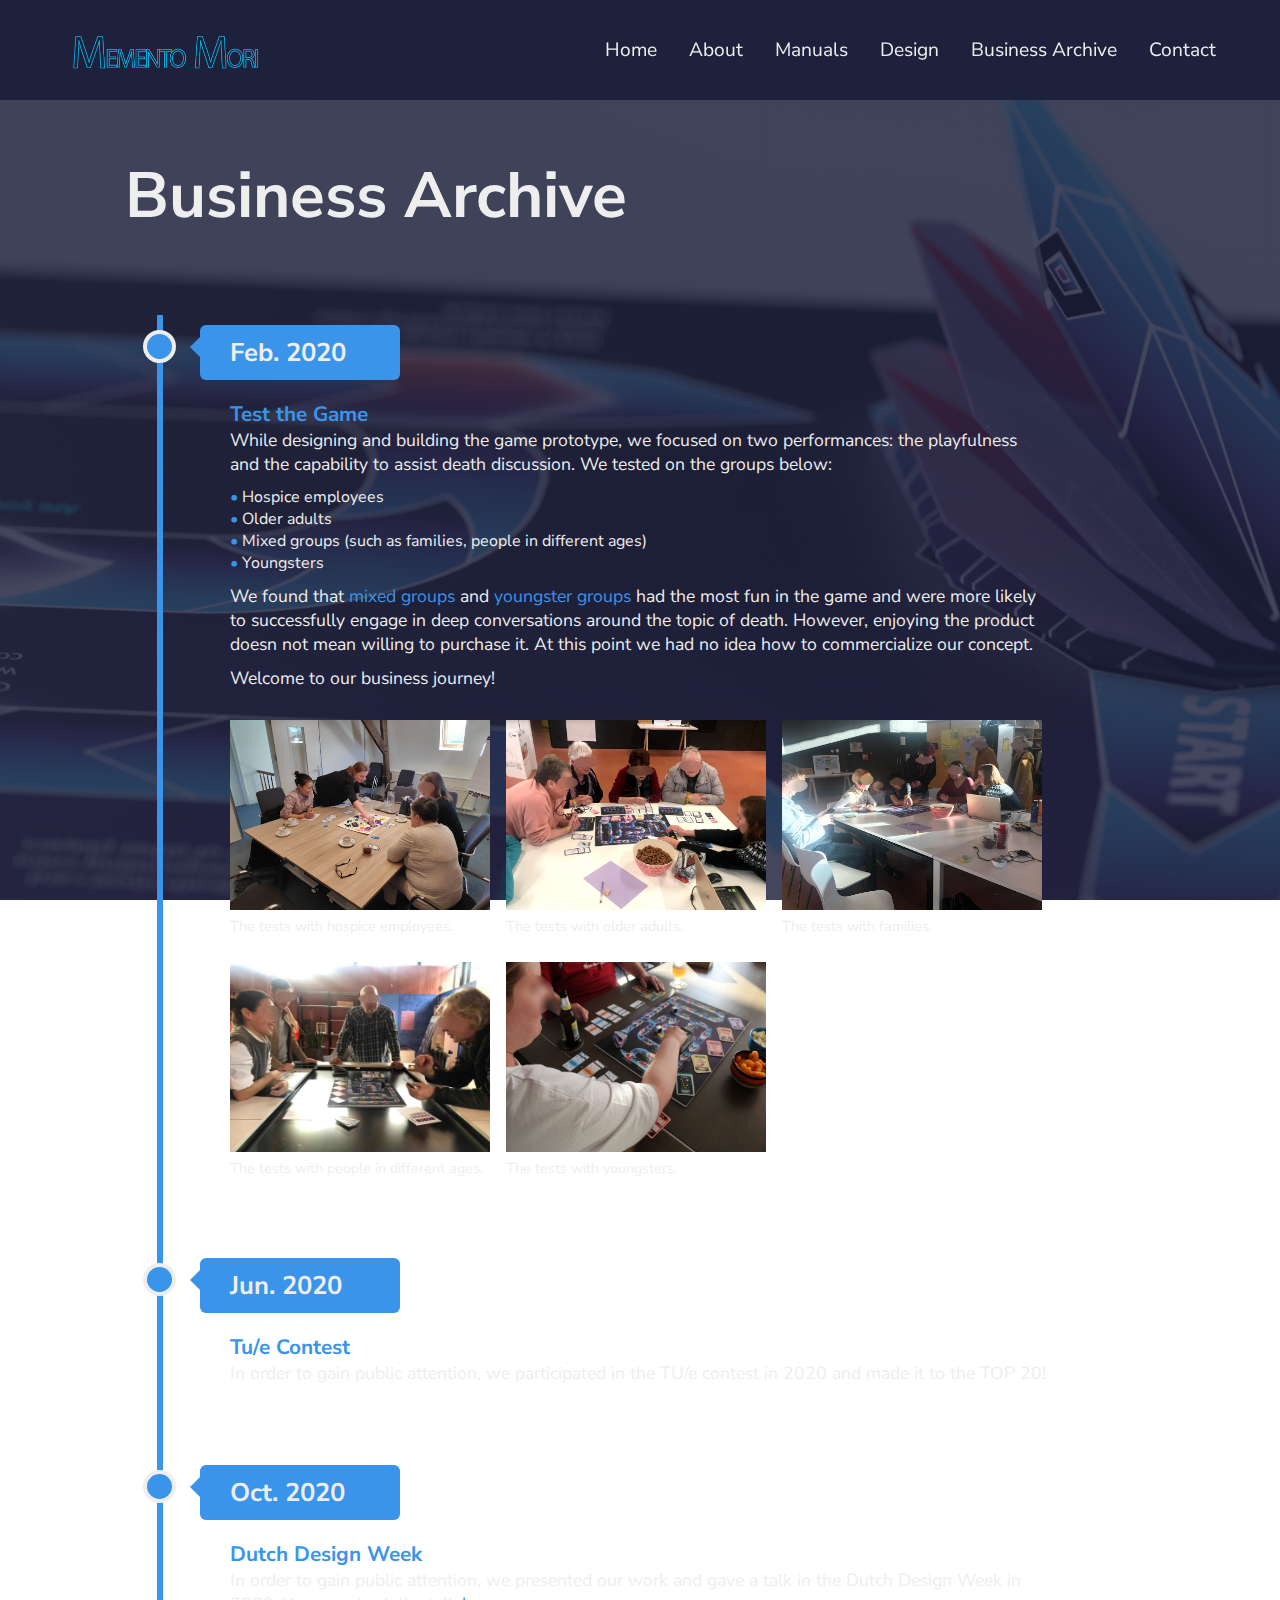
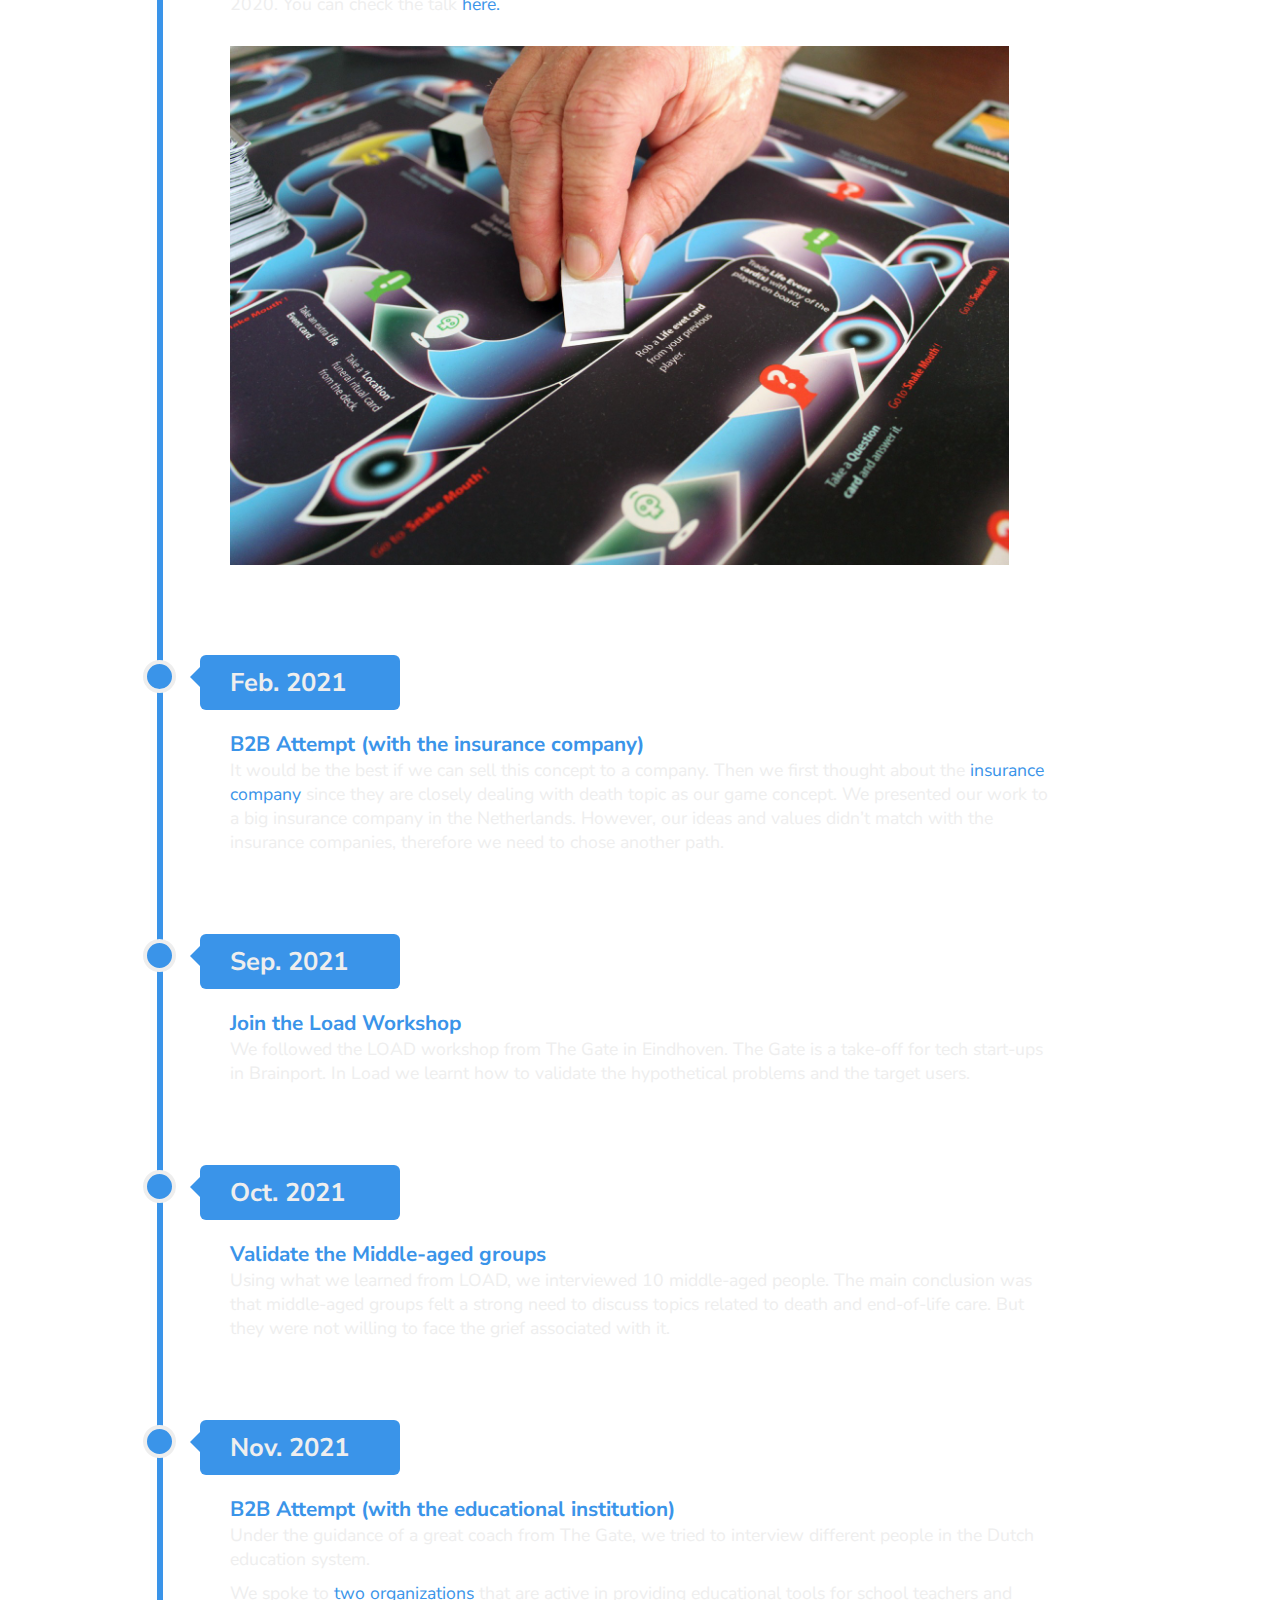
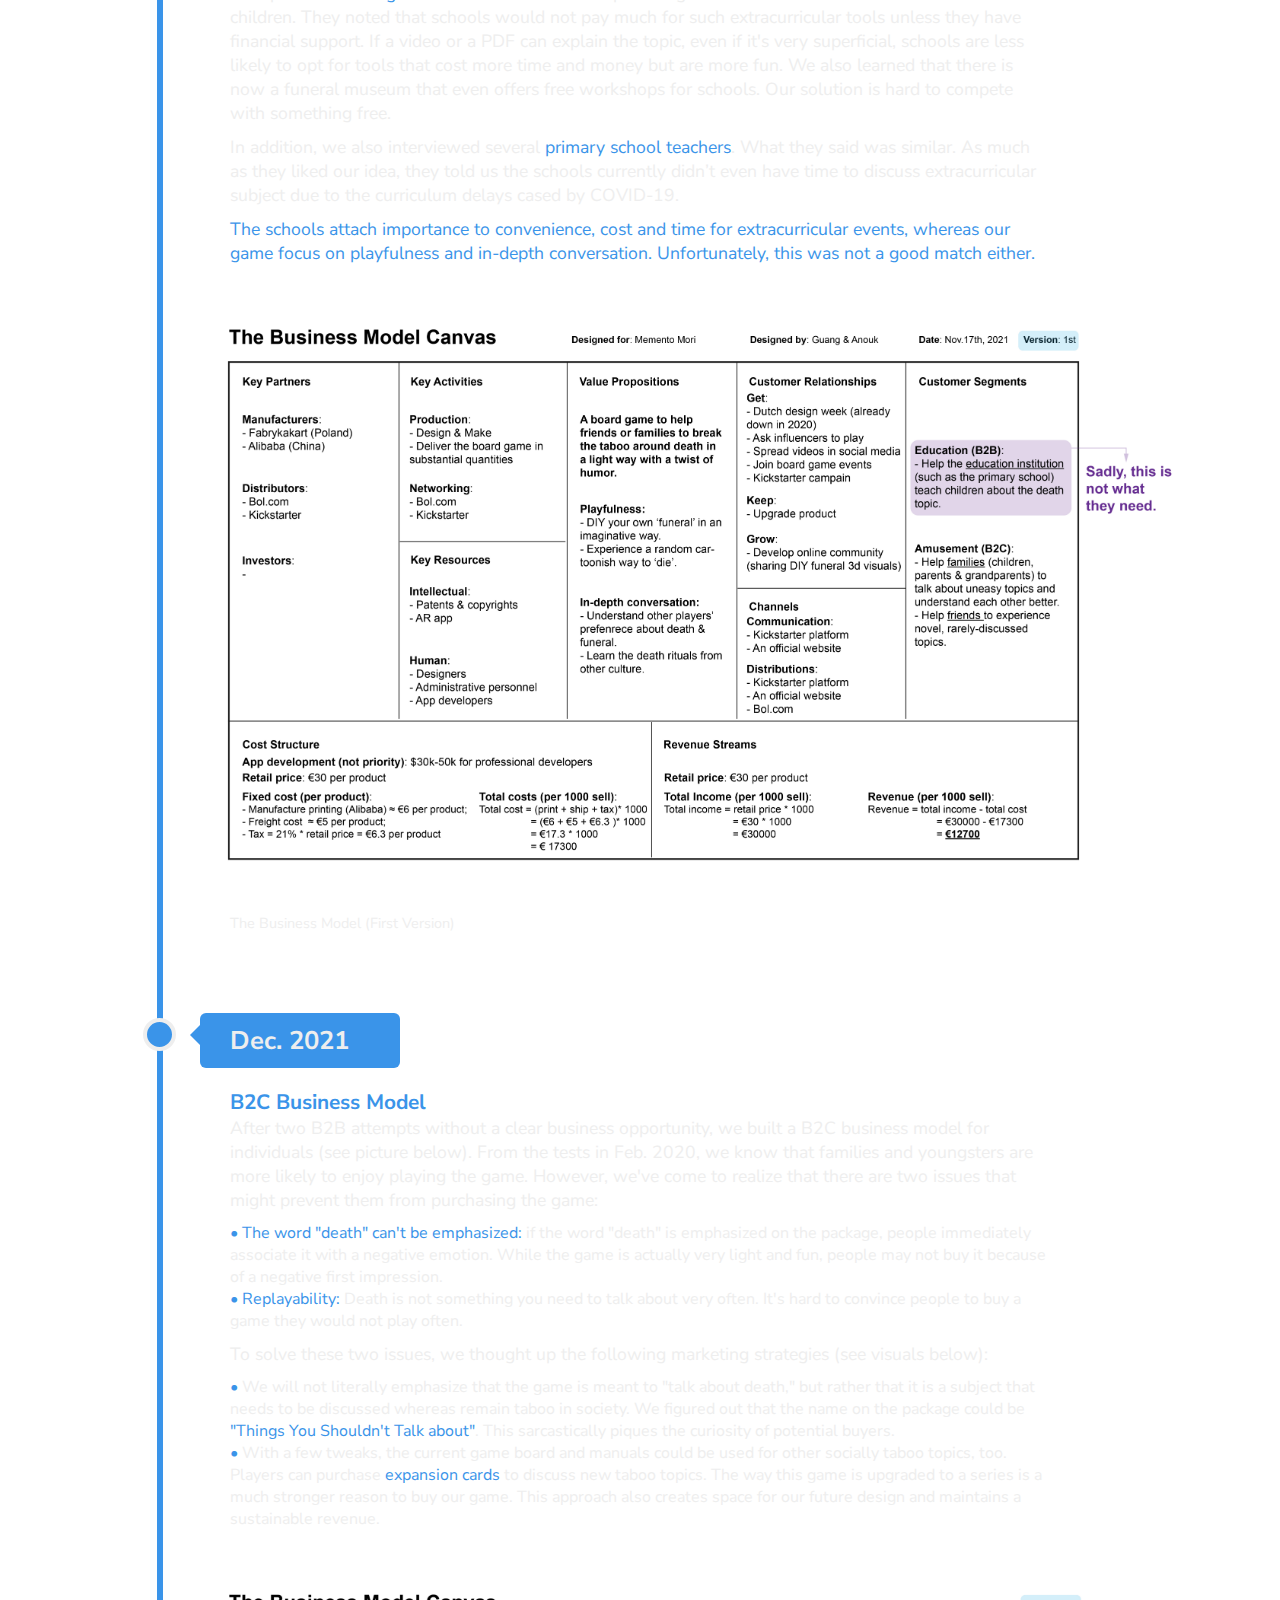
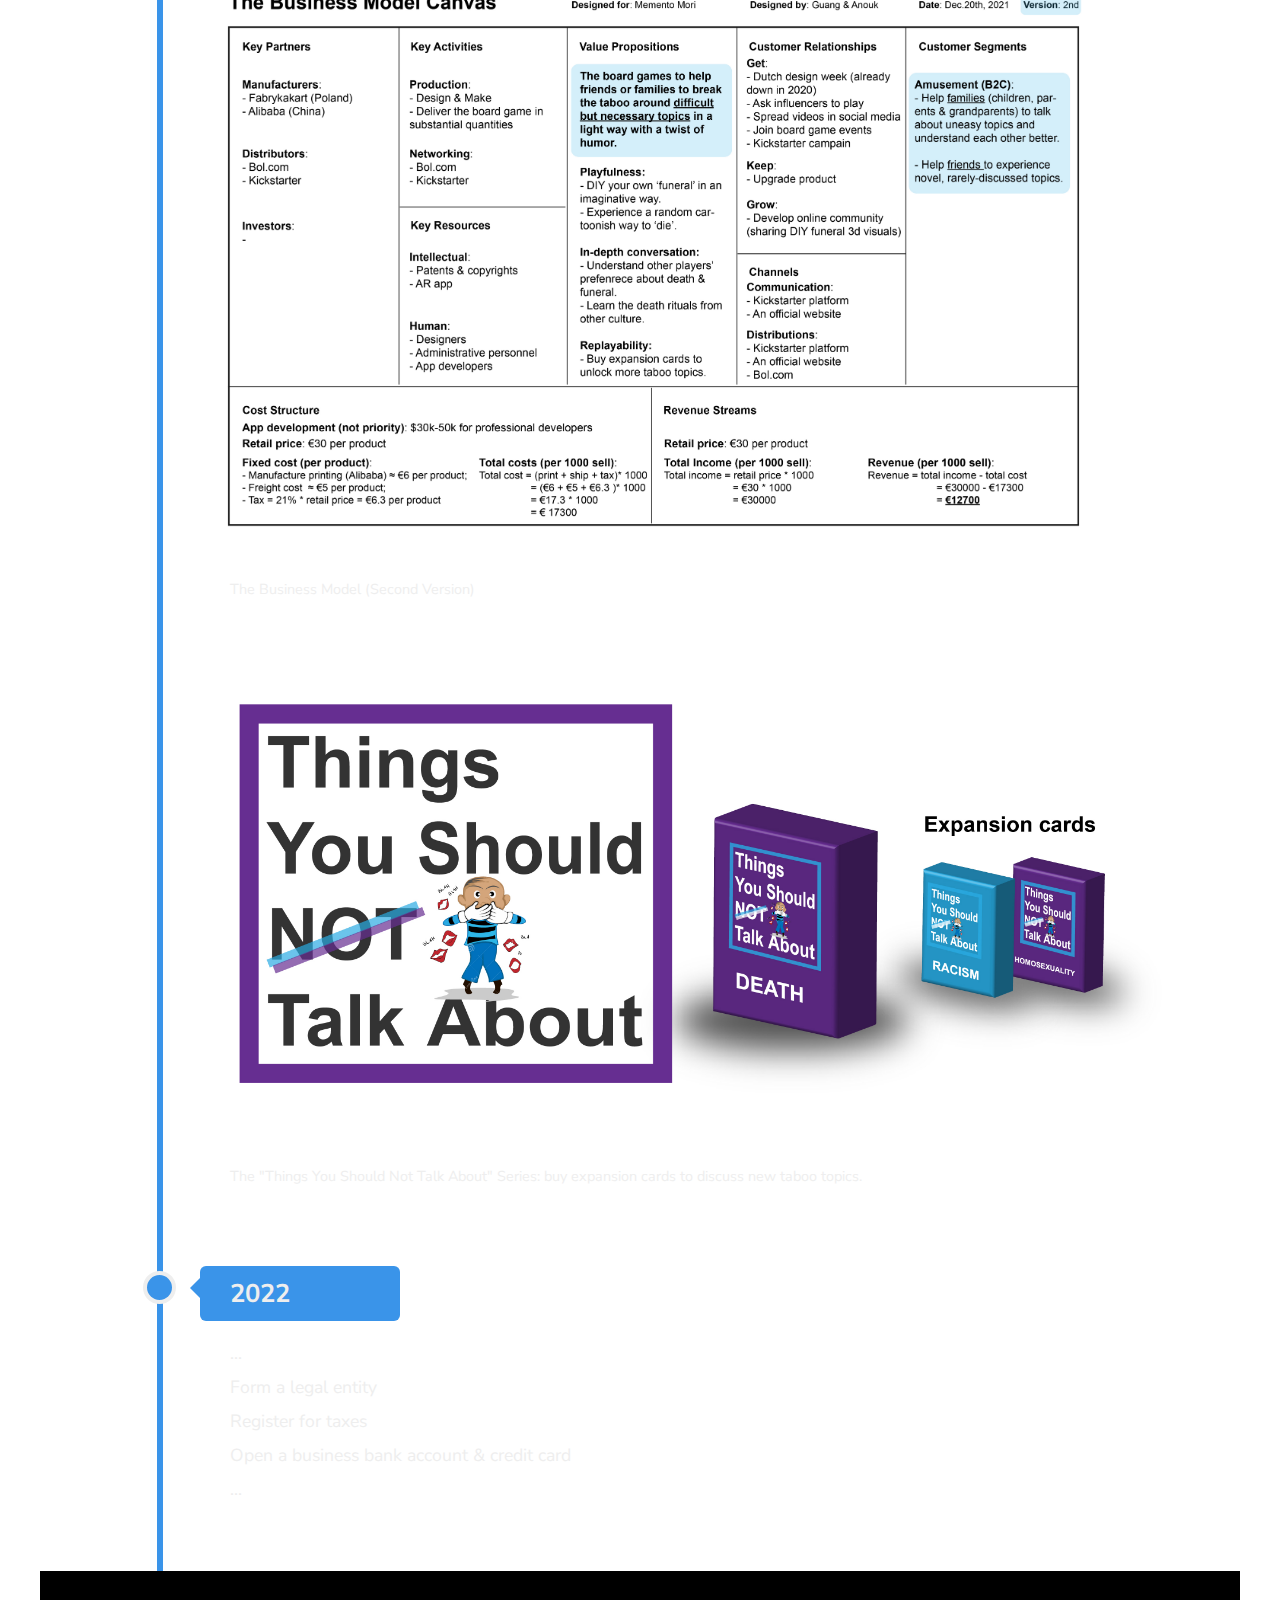
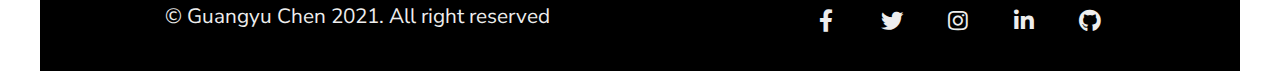
<file: business.html>
<!DOCTYPE html>
<html lang="en">
    <head>
        <meta charset="UTF-8" />
        <meta name="viewport" content="width=device-width, initial-scale=1.0" />
        <link rel="stylesheet" href="./CSS/style_B.css" />
        <link
            rel="stylesheet"
            href="https://cdnjs.cloudflare.com/ajax/libs/font-awesome/5.15.4/css/all.min.css"
            integrity="sha512-1ycn6IcaQQ40/MKBW2W4Rhis/DbILU74C1vSrLJxCq57o941Ym01SwNsOMqvEBFlcgUa6xLiPY/NS5R+E6ztJQ=="
            crossorigin="anonymous"
            referrerpolicy="no-referrer"
        />
        <title>Personal Portfolio Website</title>
    </head>
    <body>
        <header>
            <nav>
                <div>
                    <a href="index.html#Home" class="logo"><img class="logo" src="./Images/logo.png" /></a>
                </div>
                <ul class="hideNavbar">
                    <li class="nav-links"><a href="index.html">Home</a></li>
                    <li class="nav-links"><a href="index.html#page-1">About</a></li>
                    <li class="nav-links"><a href="index.html#page-2">Manuals</a></li>
                    <li class="nav-links"><a href="index.html#page-3">Design</a></li>
                    <li class="nav-links"><a href="business.html">Business Archive</a></li>
                    <li class="nav-links"><a href="index.html#page-4">Contact</a></li>
                </ul>
                <button>
                    <i class="fas fa-bars"></i>
                </button>
            </nav> 
            <section class="bigTitle">
                <h1>Business Archive</h1>
            </section>
        </header>
        
        <!-- <h1>Business Archive</h1> -->
        
        
        <main>
            <div class="timeline">

                <!-- id 1 -->
                <div id="1" class="container right">
                    <div class="title">
                      <h3>Feb. 2020</h3>
                    </div>
                    <div class="text">
                      <h4>Test the Game</h4>
                      <p>While designing and building the game prototype, we focused on two performances:  the playfulness and the capability to assist death discussion. We tested on the groups below:
                        </p>
                        <p><ul>
                            <li class="list"> Hospice employees</li>
                            <li class="list"> Older adults</li>
                            <li class="list"> Mixed groups (such as families, people in different ages)</li>
                            <li class="list"> Youngsters</li>
                          </ul> 
                        </p>
                      <p>We found that <a style="color:#3a94e9;">mixed groups</a> and <a style="color:#3a94e9;">youngster groups</a> had the most fun in the game and were more likely to successfully engage in deep conversations around the topic of death. However, enjoying the product doesn not mean willing to purchase it. At this point we had no idea how to commercialize our concept. 
                        </p>
                      <p>Welcome to our business journey!</p>
                      <div class="imageGroup"> 
                          <a><img class= "imgG" src="Images/test1.jpg"/> <p class="caption">The tests with hospice employees.</p></a>
                          <a><img class= "imgG" src="Images/test2.png"/> <p class="caption">The tests with older adults.</p></a>
                          <a><img class= "imgG" src="Images/test4.jpg"/> <p class="caption">The tests with families.</p></a>
                          <a><img class= "imgG" src="Images/test3.jpg"/> <p class="caption">The tests with people in different ages.</p></a>
                          <a><img class= "imgG" src="Images/test5.jpeg"/> <p class="caption">The tests with youngsters.</p></a>
                      </div>                    
                    </div>
                  </div>

                <!-- id 2 -->
                <div id="2" class="container right">
                  <div class="title">
                    <h3>Jun. 2020</h3>
                  </div>
                  <div class="text">
                    <h4>Tu/e Contest</h4>
                    <p>In order to gain public attention, we participated in the TU/e contest in 2020 and made it to the TOP 20!</p>
                  </div>
                </div>

                <!-- id 3 -->
                <div id="3" class="container right">
                    <div class="title">
                        <h3>Oct. 2020</h3>
                        </div>
                        <div class="text">
                        <h4>Dutch Design Week</h4>
                        <p>In order to gain public attention, we presented our work and gave a talk in the Dutch Design Week in 2020. You can check the talk <a href="https://ddw.nl/en/programme/3776/death-discussion-memento-mori" style="color:#3a94e9;" target="_blank">here.</a></p>
                        <img class= "image" src="Images/play1.jpeg"/>
                    </div>
                </div>
              
                <!-- id 4 -->
                <div id="4" class="container right">
                    <div class="title">
                        <h3>Feb. 2021</h3>
                      </div>
                      <div class="text">
                        <h4>B2B Attempt (with the insurance company)</h4>
                        <p>It would be the best if we can sell this concept to a company. Then we first thought about the <a style="color:#3a94e9;">insurance company</a> since they are closely dealing with death topic as our game concept. We presented our work to a big insurance company in the Netherlands. However, our ideas and values didn’t match with the insurance companies, therefore we need to chose another path.
                        </p>
                      </div>
                </div>
              
                <!-- id 5 -->
                <div id="5" class="container right">
                    <div class="title">
                        <h3>Sep. 2021</h3>
                      </div>
                      <div class="text">
                        <h4>Join the Load Workshop</h4>
                        <p>We followed the LOAD workshop from The Gate in Eindhoven. The Gate is a take-off for tech start-ups in Brainport. In Load we learnt how to validate the hypothetical problems and the target users. </p>
                      </div>
                </div>

                <!-- id 6 -->
                <div id="6" class="container right">
                    <div class="title">
                        <h3>Oct. 2021</h3>
                      </div>
                      <div class="text">
                        <h4>Validate the Middle-aged groups</h4>
                        <p>Using what we learned from LOAD, we interviewed 10 middle-aged people.  The main conclusion was that middle-aged groups felt a strong need to discuss topics related to death and end-of-life care.  But they were not willing to face the grief associated with it.</p>
                      </div>
                </div>

                <!-- id 7 -->
                <div id="7" class="container right">
                    <div class="title">
                        <h3>Nov. 2021</h3>
                      </div>
                      <div class="text">
                        <h4>B2B Attempt (with the educational institution)</h4>
                        <p>Under the guidance of a great coach from The Gate, we tried to interview different people in the Dutch education system.   
                        </p>
                        <p>We spoke to <a style="color:#3a94e9;">two organizations</a> that are active in providing educational tools for school teachers and children.  They noted that schools would not pay much for such extracurricular tools unless they have financial support.  If a video or a PDF can explain the topic, even if it's very superficial, schools are less likely to opt for tools that cost more time and money but are more fun.  We also learned that there is now a funeral museum that even offers free workshops for schools.  Our solution is hard to compete with something free.   
                        </p>
                        <p>In addition, we also interviewed several <a style="color:#3a94e9;">primary school teachers</a>.  What they said was similar.  As much as they liked our idea, they told us the schools currently didn’t even have time to discuss extracurricular subject due to the curriculum delays cased by COVID-19.  
                        </p>
                        <p><a style="color:#3a94e9;">The schools attach importance to convenience, cost and time for extracurricular events, whereas our game focus on playfulness and in-depth conversation. Unfortunately, this was not a good match either.</a>
                        </p>
                        <img class= "image1"  src="Images/business model-05.jpg"/>
                        <p class="caption">The Business Model (First Version)</p>
                      </div>
                </div>

                
                <!-- id 8 -->
                <div id="8" class="container right">
                    <div class="title">
                        <h3>Dec. 2021</h3>
                      </div>
                      <div class="text">
                        <h4>B2C Business Model</h4>
                        <p>After two B2B attempts without a clear business opportunity, we built a B2C business model for individuals (see picture below).  From the tests in Feb. 2020, we know that families and youngsters are more likely to enjoy playing the game.  However, we've come to realize that there are two issues that might prevent them from purchasing the game: </p>
                        <p><ul>
                            <li class="list"> <a style="color:#3a94e9;">The word "death" can't be emphasized:</a> if the word "death" is emphasized on the package, people immediately associate it with a negative emotion.  While the game is actually very light and fun, people may not buy it because of a negative first impression. </li>
                            <li class="list"> <a style="color:#3a94e9;">Replayability:</a> Death is not something you need to talk about very often.  It's hard to convince people to buy a game they would not play often.  </li> 
                        </ul> 
                        </p>
                        <p>To solve these two issues, we thought up the following marketing strategies (see visuals below):</p>
                        <p><ul>
                            <li class="list">  We will not literally emphasize that the game is meant to "talk about death," but rather that it is a subject that needs to be discussed whereas remain taboo in society.  We figured out that the name on the package could be <a style="color:#3a94e9;">"Things You Shouldn't Talk about"</a>.  This sarcastically piques the curiosity of potential buyers.
                            </li>
                            <li class="list">  With a few tweaks, the current game board and manuals could be used for other socially taboo topics, too.  Players can purchase <a style="color:#3a94e9;">expansion cards</a> to discuss new taboo topics.  The way this game is upgraded to a series is a much stronger reason to buy our game.  This approach also creates space for our future design and maintains a sustainable revenue.
                            </li> 
                        </ul> 
                        </p>
                        <img class= "image1"  src="Images/business model-02.jpg"/>
                        <p class="caption">The Business Model (Second Version)</p>
                        <img class= "image1"  src="Images/business model-03.jpg"/>
                        <p class="caption">The "Things You Should Not Talk About" Series: buy expansion cards to discuss new taboo topics.</p>
                      </div>
                </div>



                <!-- id 9 -->
                <div id="9" class="container right">
                    <div class="title">
                        <h3>2022</h3>
                      </div>
                      <div class="text">
                        <p>...
                        </p>
                        <p>Form a legal entity
                        </p>
                        <p>Register for taxes
                        </p>
                        <p>Open a business bank account & credit card
                        </p>
                        <p>...
                        </p>
                        <p>
                        </p>
                      </div>
                </div>



            <footer>
                <div class="copyright">
                    <p>&copy; Guangyu Chen 2021. All right reserved</p>
                </div>
                <div class="social-medias">
                    <a href="#"><i class="fab fa-facebook-f"></i></a>
                    <a href="#"><i class="fab fa-twitter"></i></a>
                    <a href="#"><i class="fab fa-instagram"></i></a>
                    <a href="#"><i class="fab fa-linkedin-in"></i></a>
                    <a href="#"><i class="fab fa-github"></i></a>
                </div>
            </footer>
        </main>

        
        <script src="JS/script.js"></script>
    </body>
</html>
</file>
<file: CSS/style_B.css>
@import url("https://fonts.googleapis.com/css2?family=Nunito+Sans:wght@300;400;600;700&display=swap");

* {
    padding: 0;
    margin: 0;
    box-sizing: border-box;
    text-decoration: none;
    font-family: "Nunito Sans", sans-serif;
}

:root {
    --primaryTextColor: #eee;
    --secondaryTextColor: #3a94e9;
    --firstBackgroundColor: #171a2b;
    --secondBackgroundColor: #1b1f3aee;
    --hoverColor: #1e62df;
    /* Hide Scrollbar */
    -ms-overflow-style: none;
    scrollbar-width: none;
}
:root::-webkit-scrollbar {
    display: none;
}

html {
    scroll-behavior: smooth;
}

/* Placeholders Text Color */

::placeholder {
    color: #999;
}

:-ms-input-placeholder {
    color: #999;
}

::-ms-input-placeholder {
    color: #999;
}

ul,
ol {
    list-style: none;
}

h1 {
    font-size: 4rem;
}


h3 {
    font-size: 1.6rem;
    color: var(--primaryTextColor);
}

h4 {
    font-size: 1.3rem;
    color: var(--secondaryTextColor);
}

p {
    font-size: 1.1rem;
    margin-bottom: 10px;
}

button {
    background: transparent;
    border: none;
    border-radius: 15px;
}

button i {
    font-size: 2rem;
    cursor: pointer;
}


.logo{
    float: left;
    /* position: fixed; */
    width: 200px;
    height: 50px;
    /* background: white; */
    top: 7px;
    display: flex;
    /* specifying document layer */
    z-index: 3; 
    cursor: pointer; /*for pointing at objects*/
  }



header {
    width: 100%;
    height: 35vh;
    color: var(--primaryTextColor);
}


/* Navbar */

nav {
    display: flex;
    padding: 0 5%;
    justify-content: space-between;
    align-items: center;
    height: 100px;
    position: fixed;
    width: 100%;
    top: 0;
    left: 0;
    z-index: 1000;
    background-color: var(--secondBackgroundColor);
}

nav button {
    color: var(--firstTextColor);
    display: none;
}

nav button:active {
    color: var(--hoverColor);
}

nav ul {
    display: flex;
    gap: 2rem;
    transition: 0.5s;
}

.nav-links a {
    color: var(--firstTextColor);
    font-size: 1.2rem;
}

.nav-links a:hover {
    color: var(--secondaryTextColor);
}


.image {
    margin-top: 30px;
    margin-bottom: 20px;
    width: 95%;
    display: block;
}

/* .image:hover {
    -webkit-transform:scale(1.5);
    transform:scale(1.5);   
} */


.image1 {
    margin-top: 30px;
    margin-left: -30px;
    margin-bottom: 10px;
    width: 120%;
    display: block;
}

.imageGroup {
    /* width:80%; */
    margin-top: 30px;
    display: flex;
    flex-wrap: wrap;
    gap: 1rem;
}

.imgG {
    /* width: 350px;
    height: 250px; */
    width: 260px;
    height: 190px;
    /* width:80%; */
}

.bigTitle {
    line-height: 1.2;
    position: relative;

    top: 50%;

    bottom: 0;
    left: 10%;
    margin-left: -3px;
}

.caption{
    font-size: 0.9rem;
}


.list::before {
    content: " • ";
    color: var(--secondaryTextColor); /* or whatever color you prefer */
  }







body {
    background: linear-gradient(6deg, #1b1f3ad2, #1b1f3ad2),
        url("../Images/5.109 (1).jpg");
        background-repeat: no-repeat;
    background-size: cover;
    background-attachment: fixed;
    position: relative;
    font-family: Helvetica, sans-serif;
  }
  
  /* The actual timeline (the vertical ruler) */
  .timeline {
    position: relative;
    max-width: 1200px;
    margin: 0 auto;
  }
  
  /* The actual timeline (the vertical ruler) */
  .timeline::after {
    content: '';
    position: absolute;
    width: 6px;
    background-color: var(--secondaryTextColor);
    top: 0;
    bottom: 0;
    left: 10%;
    margin-left: -3px;
    z-index: -1;
  }
  
  /* Container around content */
  .container {
    padding: 10px 40px 40px;
    position: relative;
    background-color: inherit;
    width: 80%;
    
  }
  
  /* The circles on the timeline */
  .container::after {
    
    content: '';
    position: absolute;  
    width: 25px;
    height: 25px;
    right: -17px;
    background-color: var(--secondaryTextColor);
    border: 4px solid var(--primaryTextColor);
    top: 15px;
    border-radius: 50%;
    z-index: 1;
  }
  
  
  
  /* Place the container to the right */
  .right {
    left: 10%;
  }
  
  
  /* Add arrows to the right container (pointing left) */
  .right::before {
    content: " ";
    height: 0;
    position: absolute;
    top: 22px;
    width: 0;
    z-index: 1;
    left: 30px;
    border: medium solid white;
    border-width: 10px 10px 10px 0;
    border-color: transparent var(--secondaryTextColor) transparent transparent;
  }
  
  /* Fix the circle for containers on the right side */
  .right::after {
    left: -17px;
  }
  
  /* The actual content */
  .title {
    width:200px;
    padding: 10px 30px;
    background-color: var(--secondaryTextColor);
    position: relative;
    border-radius: 6px;
  }

  .text {
    padding: 20px 30px;
    /* background-color: white; */
    color:  var(--primaryTextColor);
    position: relative;
    border-radius: 6px;
  }






/* Footer */

footer {
    background-color: #000000;
    width: 100%;
    height: 100px;
    display: flex;
    align-items: center;
    justify-content: space-around;
}

footer .social-medias {
    display: flex;
    gap: 1rem;
}

footer .social-medias a {
    display: flex;
    justify-content: center;
    align-items: center;
    font-size: 1.4rem;
    cursor: pointer;
    color: var(--primaryTextColor);
    width: 50px;
    height: 50px;
    border-radius: 25px;
    transition: 0.5s;
}

footer .social-medias a:hover {
    background-color: var(--secondBackgroundColor);
}

.copyright p {
    font-size: 1.3rem;
    color: var(--primaryTextColor);
}





@media only screen and (max-width: 1024px) {
    h1 {
        font-size: 4rem;
    }

    h3 {
        font-size: 1.4rem;
    }
    nav {
        height: 70px;
    }

    nav button {
        display: inline-block;
    }

    nav ul {
        position: fixed;
        left: 0;
        top: 0;
        flex-direction: column;
        padding: 10% 5%;
        background-color: #111;
        width: 50%;
        height: 100%;
        gap: 1rem;
    }

    .hideNavbar {
        transform: translateX(-100vw);
    }

    .cover {
        position: fixed;
        right: 0;
        top: 0;
        width: 100%;
        height: 100%;
        background-color: #000;
        transition: 0.5s;
        opacity: 0.5;
        z-index: 100;
    }

    .hidenCover {
        opacity: 0;
        visibility: hidden;
    }

  
}





@media only screen and (max-width: 800px) {
    h1 {
        font-size: 3rem;
    }

    h3 {
        font-size: 1.4rem;
    }

    p {
        font-size: 0.9rem;
    }

    .container {
        width: 95%;
        
      }

      footer {
        height: 150px;
        flex-direction: column-reverse;
    }
     
}
</file>
